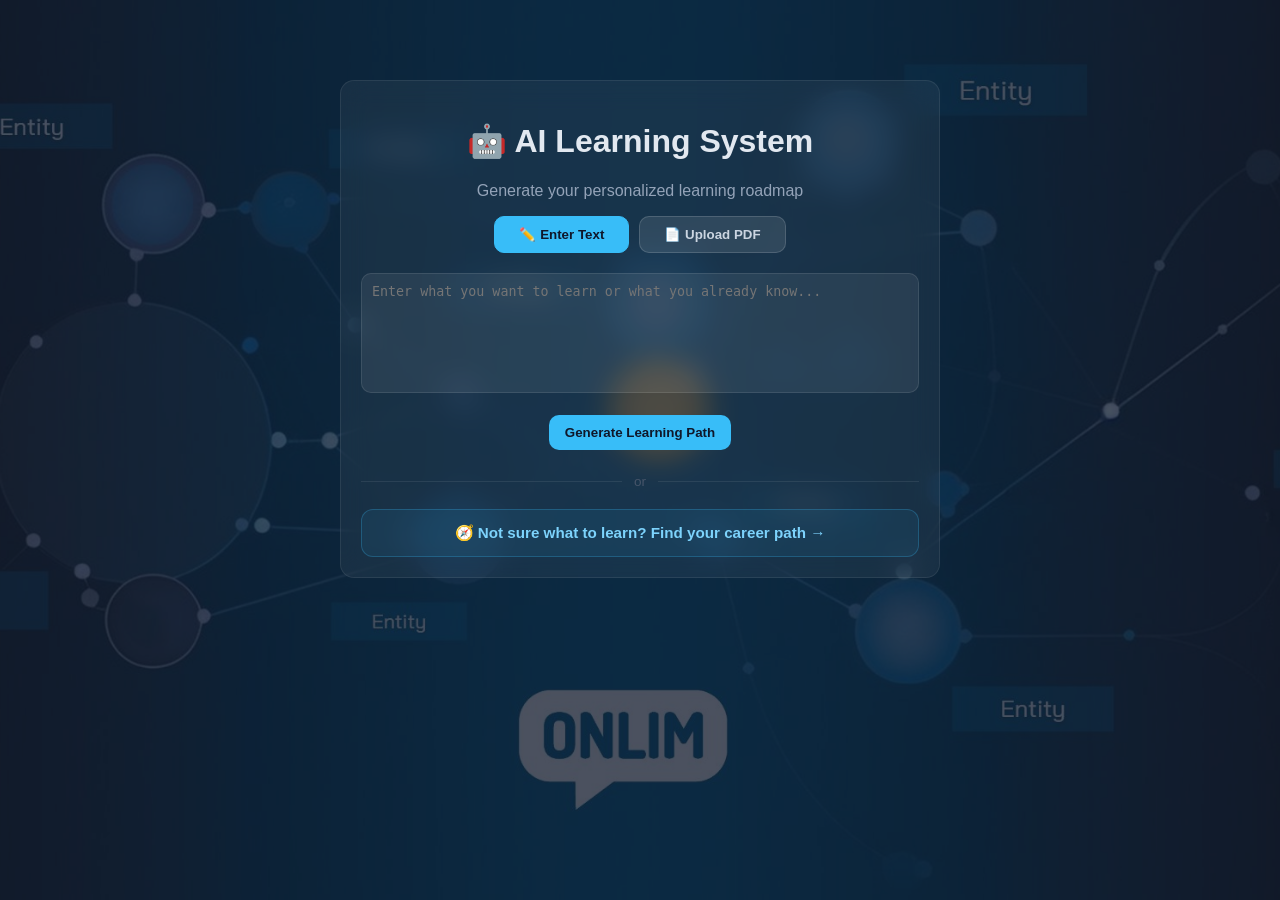
<file: templates/index.html>
<!DOCTYPE html>
<html>
<head>
    <title>AI Learning System</title>
    <link rel="stylesheet" href="/static/style.css">
    <style>
        * { box-sizing: border-box; }

        .tabs {
            display: flex;
            gap: 10px;
            margin-bottom: 20px;
            justify-content: center;
        }

        .tab-btn {
            background: rgba(255,255,255,0.1);
            color: #cbd5e1;
            border: 1px solid rgba(255,255,255,0.15);
            padding: 10px 24px;
            border-radius: 10px;
            font-weight: 600;
            cursor: pointer;
            transition: 0.2s;
        }

        .tab-btn.active {
            background: #38bdf8;
            color: #0f172a;
            border-color: #38bdf8;
        }

        .tab-panel { display: none; }
        .tab-panel.active { display: block; }

        .upload-zone {
            border: 2px dashed rgba(56, 189, 248, 0.4);
            border-radius: 12px;
            padding: 40px 20px;
            text-align: center;
            cursor: pointer;
            transition: 0.2s;
            color: #94a3b8;
            position: relative;
        }

        .upload-zone:hover,
        .upload-zone.dragover {
            border-color: #38bdf8;
            background: rgba(56, 189, 248, 0.06);
            color: #e2e8f0;
        }

        .upload-zone input[type="file"] {
            position: absolute;
            inset: 0;
            opacity: 0;
            cursor: pointer;
            width: 100%;
            height: 100%;
        }

        .upload-icon { font-size: 2.5rem; margin-bottom: 10px; }
        .file-name { margin-top: 12px; color: #38bdf8; font-weight: 600; font-size: 0.9rem; }

        .divider {
            display: flex;
            align-items: center;
            gap: 12px;
            margin: 24px 0 20px;
            color: #475569;
            font-size: 0.85rem;
        }
        .divider::before, .divider::after {
            content: '';
            flex: 1;
            height: 1px;
            background: rgba(255,255,255,0.08);
        }

        .career-btn {
            width: 100%;
            padding: 14px;
            background: rgba(56,189,248,0.08);
            border: 1.5px solid rgba(56,189,248,0.25);
            border-radius: 12px;
            color: #7dd3fc;
            font-size: 0.95rem;
            font-weight: 600;
            cursor: pointer;
            transition: 0.2s;
            text-align: center;
        }
        .career-btn:hover {
            background: rgba(56,189,248,0.15);
            border-color: #38bdf8;
            color: #e0f2fe;
        }
    </style>
</head>
<body>

<div class="overlay"></div>

<div class="card" style="max-width:600px; margin:80px auto; text-align:center;">

    <h1>🤖 AI Learning System</h1>
    <p style="color:#94a3b8;">Generate your personalized learning roadmap</p>

    <div class="tabs">
        <button class="tab-btn active" onclick="switchTab('text', this)">✏️ Enter Text</button>
        <button class="tab-btn" onclick="switchTab('pdf', this)">📄 Upload PDF</button>
    </div>

    <!-- TEXT TAB -->
    <div id="tab-text" class="tab-panel active">
        <textarea id="inputText" placeholder="Enter what you want to learn or what you already know..."></textarea>
        <br><br>
        <button id="generateBtn" onclick="generate()">Generate Learning Path</button>
    </div>

    <!-- PDF TAB -->
    <div id="tab-pdf" class="tab-panel">
        <div class="upload-zone" id="uploadZone">
            <input type="file" id="pdfInput" accept=".pdf" onchange="onFileSelected(this)">
            <div class="upload-icon">📁</div>
            <div>Drag & drop your syllabus PDF here</div>
            <div style="font-size:0.8rem; margin-top:6px;">or click to browse</div>
            <div class="file-name" id="fileName"></div>
        </div>
        <br>
        <button id="uploadBtn" onclick="uploadPDF()" style="width:100%;">Generate from PDF</button>
    </div>

    <div id="status" style="margin-top:15px;"></div>

    <!-- Career Finder CTA -->
    <div class="divider">or</div>
    <button class="career-btn" onclick="window.location.href='/career'">
        🧭 Not sure what to learn? Find your career path →
    </button>

</div>

<script src="/static/script.js"></script>
<script>
    function switchTab(tab, btn) {
        document.querySelectorAll('.tab-btn').forEach(b => b.classList.remove('active'));
        document.querySelectorAll('.tab-panel').forEach(p => p.classList.remove('active'));
        document.getElementById('tab-' + tab).classList.add('active');
        btn.classList.add('active');
        document.getElementById('status').innerText = '';
    }

    function onFileSelected(input) {
        const file = input.files[0];
        if (file) document.getElementById('fileName').innerText = '📄 ' + file.name;
    }

    const zone = document.getElementById('uploadZone');
    zone.addEventListener('dragover', (e) => { e.preventDefault(); zone.classList.add('dragover'); });
    zone.addEventListener('dragleave', () => zone.classList.remove('dragover'));
    zone.addEventListener('drop', (e) => {
        e.preventDefault();
        zone.classList.remove('dragover');
        const file = e.dataTransfer.files[0];
        if (file && file.name.endsWith('.pdf')) {
            document.getElementById('pdfInput').files = e.dataTransfer.files;
            document.getElementById('fileName').innerText = '📄 ' + file.name;
        }
    });

    async function uploadPDF() {
        const input = document.getElementById('pdfInput');
        const status = document.getElementById('status');

        if (!input.files || !input.files[0]) {
            status.innerText = "⚠️ Please select a PDF file first.";
            status.style.color = "#f59e0b";
            return;
        }

        const btn = document.getElementById('uploadBtn');
        btn.disabled = true;
        status.innerText = "⏳ Extracting syllabus and generating path...";
        status.style.color = "#60a5fa";

        const formData = new FormData();
        formData.append('file', input.files[0]);

        try {
            const res = await fetch('/upload-pdf', { method: 'POST', body: formData });
            const data = await res.json();

            if (data.error) {
                status.innerText = "❌ " + data.error;
                status.style.color = "#ef4444";
                btn.disabled = false;
                return;
            }

            localStorage.setItem("data", JSON.stringify(data));
            status.innerText = "✅ Done! Redirecting to dashboard...";
            status.style.color = "#22c55e";
            setTimeout(() => { window.location.href = "/dashboard"; }, 700);

        } catch (err) {
            status.innerText = "❌ Error processing PDF.";
            status.style.color = "#ef4444";
            btn.disabled = false;
        }
    }
</script>
</body>
</html>
</file>
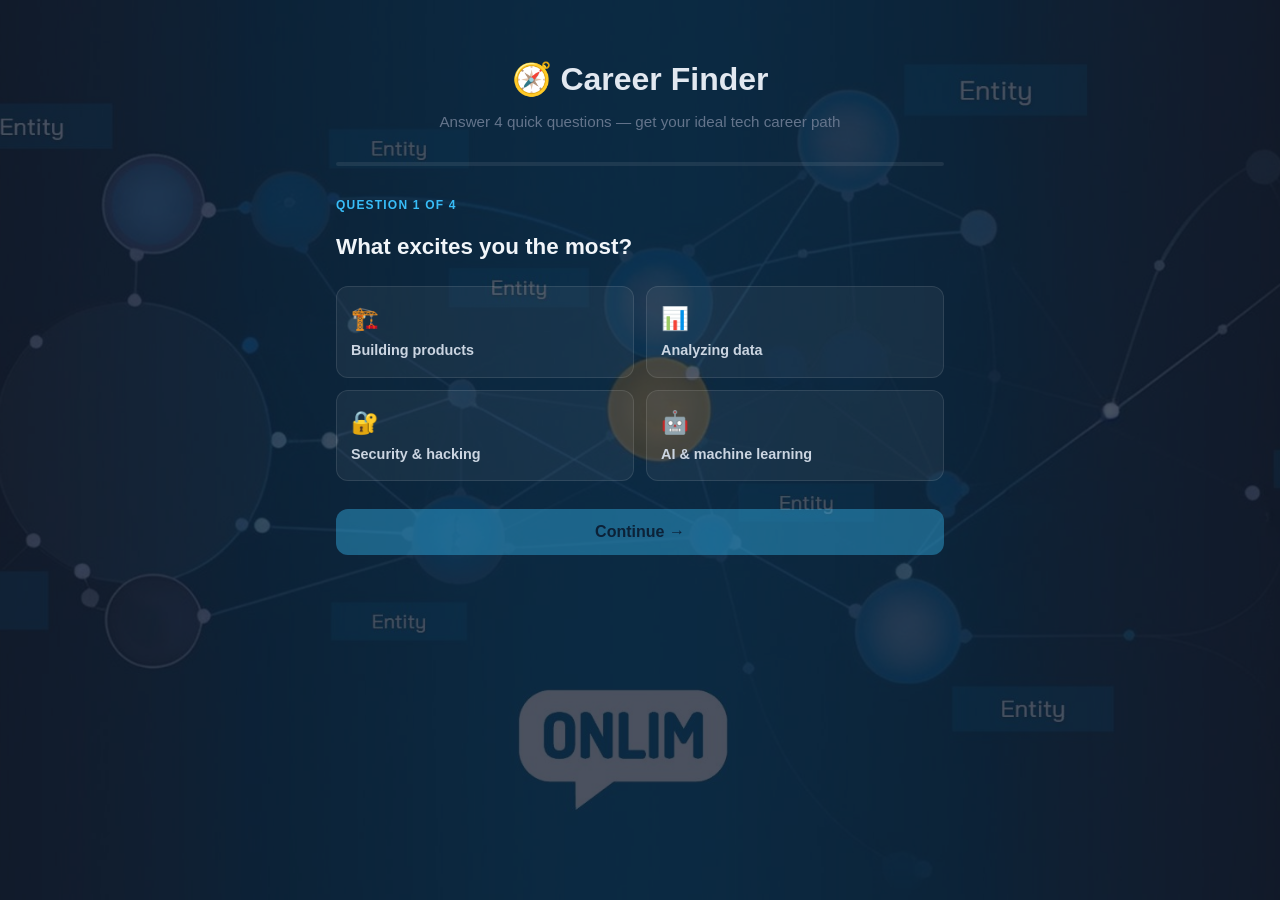
<file: templates/career.html>
<!DOCTYPE html>
<html>
<head>
    <title>Career Recommender</title>
    <link rel="stylesheet" href="/static/style.css">
    <style>
        * { box-sizing: border-box; }

        .quiz-wrap {
            max-width: 640px;
            margin: 60px auto;
            padding: 0 16px;
        }

        h1 { color: #e2e8f0; text-align: center; margin-bottom: 4px; }
        .subtitle { color: #64748b; text-align: center; margin-bottom: 32px; font-size: 0.95rem; }

        .progress-bar {
            height: 4px;
            background: rgba(255,255,255,0.08);
            border-radius: 99px;
            margin-bottom: 32px;
            overflow: hidden;
        }
        .progress-fill {
            height: 100%;
            background: #38bdf8;
            border-radius: 99px;
            transition: width 0.4s ease;
        }

        .step { display: none; }
        .step.active { display: block; animation: fadeUp 0.3s ease; }

        @keyframes fadeUp {
            from { opacity: 0; transform: translateY(12px); }
            to   { opacity: 1; transform: translateY(0); }
        }

        .step-label {
            font-size: 0.75rem;
            text-transform: uppercase;
            letter-spacing: 0.1em;
            color: #38bdf8;
            margin-bottom: 8px;
            font-weight: 600;
        }

        .step h2 {
            font-size: 1.4rem;
            color: #f1f5f9;
            margin-bottom: 24px;
            line-height: 1.4;
        }

        .options {
            display: grid;
            grid-template-columns: 1fr 1fr;
            gap: 12px;
            margin-bottom: 28px;
        }

        .option-btn {
            background: rgba(255,255,255,0.05);
            border: 1.5px solid rgba(255,255,255,0.1);
            border-radius: 12px;
            padding: 16px 14px;
            color: #cbd5e1;
            font-size: 0.9rem;
            cursor: pointer;
            text-align: left;
            transition: all 0.2s;
            line-height: 1.4;
        }

        .option-btn:hover {
            border-color: #38bdf8;
            background: rgba(56,189,248,0.08);
            color: #f1f5f9;
        }

        .option-btn.selected {
            border-color: #38bdf8;
            background: rgba(56,189,248,0.15);
            color: #ffffff;
        }

        .option-btn .emoji { font-size: 1.4rem; display: block; margin-bottom: 6px; }

        .next-btn {
            width: 100%;
            padding: 14px;
            font-size: 1rem;
            border-radius: 12px;
            background: #38bdf8;
            color: #0f172a;
            font-weight: 700;
            border: none;
            cursor: pointer;
            transition: 0.2s;
        }
        .next-btn:hover { background: #0ea5e9; }
        .next-btn:disabled { opacity: 0.4; cursor: not-allowed; }

        #loading {
            display: none;
            text-align: center;
            padding: 60px 0;
            color: #94a3b8;
        }
        .spinner {
            width: 44px; height: 44px;
            border: 3px solid rgba(56,189,248,0.2);
            border-top-color: #38bdf8;
            border-radius: 50%;
            animation: spin 0.8s linear infinite;
            margin: 0 auto 16px;
        }
        @keyframes spin { to { transform: rotate(360deg); } }

        #result { display: none; }

        .career-card {
            background: rgba(255,255,255,0.05);
            border: 1px solid rgba(56,189,248,0.25);
            border-radius: 18px;
            padding: 28px;
            margin-bottom: 20px;
        }

        .career-badge {
            display: inline-block;
            background: rgba(56,189,248,0.15);
            border: 1px solid rgba(56,189,248,0.3);
            color: #38bdf8;
            font-size: 0.75rem;
            font-weight: 700;
            letter-spacing: 0.08em;
            text-transform: uppercase;
            padding: 4px 12px;
            border-radius: 99px;
            margin-bottom: 12px;
        }

        .career-title {
            font-size: 2rem;
            font-weight: 800;
            color: #f1f5f9;
            margin-bottom: 12px;
            line-height: 1.2;
        }

        .why-fits {
            color: #94a3b8;
            font-size: 0.95rem;
            line-height: 1.7;
            margin-bottom: 24px;
        }

        .meta-row {
            display: flex;
            gap: 12px;
            flex-wrap: wrap;
            margin-bottom: 24px;
        }

        .meta-chip {
            background: rgba(255,255,255,0.06);
            border: 1px solid rgba(255,255,255,0.1);
            border-radius: 8px;
            padding: 8px 14px;
            font-size: 0.82rem;
            color: #cbd5e1;
        }
        .meta-chip span { color: #94a3b8; display: block; font-size: 0.72rem; margin-bottom: 2px; }

        .section-title {
            font-size: 0.75rem;
            text-transform: uppercase;
            letter-spacing: 0.1em;
            color: #64748b;
            margin-bottom: 10px;
            font-weight: 600;
        }

        .skills-list {
            display: flex;
            flex-wrap: wrap;
            gap: 8px;
            margin-bottom: 24px;
        }

        .skill-tag {
            background: rgba(56,189,248,0.1);
            border: 1px solid rgba(56,189,248,0.2);
            color: #7dd3fc;
            font-size: 0.82rem;
            padding: 5px 12px;
            border-radius: 99px;
        }

        .roles-list {
            display: flex;
            gap: 8px;
            flex-wrap: wrap;
            margin-bottom: 28px;
        }

        .role-tag {
            background: rgba(255,255,255,0.06);
            border: 1px solid rgba(255,255,255,0.1);
            color: #e2e8f0;
            font-size: 0.82rem;
            padding: 5px 14px;
            border-radius: 8px;
        }

        .start-btn {
            width: 100%;
            padding: 16px;
            font-size: 1.05rem;
            border-radius: 12px;
            background: #38bdf8;
            color: #0f172a;
            font-weight: 800;
            border: none;
            cursor: pointer;
            transition: 0.2s;
            margin-bottom: 14px;
        }
        .start-btn:hover { background: #0ea5e9; }

        .also-title {
            color: #64748b;
            font-size: 0.85rem;
            text-align: center;
            margin-bottom: 12px;
        }

        .also-grid {
            display: grid;
            grid-template-columns: 1fr 1fr;
            gap: 10px;
            margin-bottom: 20px;
        }

        .also-card {
            background: rgba(255,255,255,0.04);
            border: 1px solid rgba(255,255,255,0.08);
            border-radius: 12px;
            padding: 14px;
            cursor: pointer;
            transition: 0.2s;
        }
        .also-card:hover {
            border-color: rgba(56,189,248,0.3);
            background: rgba(56,189,248,0.06);
        }
        .also-card .ac-title { color: #e2e8f0; font-size: 0.9rem; font-weight: 600; margin-bottom: 4px; }
        .also-card .ac-domain { color: #64748b; font-size: 0.78rem; }

        .retake-btn {
            width: 100%;
            padding: 12px;
            background: transparent;
            border: 1px solid rgba(255,255,255,0.12);
            border-radius: 12px;
            color: #64748b;
            font-size: 0.9rem;
            cursor: pointer;
            transition: 0.2s;
        }
        .retake-btn:hover { border-color: rgba(255,255,255,0.25); color: #94a3b8; }
    </style>
</head>
<body>
<div class="overlay"></div>

<div class="quiz-wrap">
    <h1>🧭 Career Finder</h1>
    <p class="subtitle">Answer 4 quick questions — get your ideal tech career path</p>

    <div class="progress-bar">
        <div class="progress-fill" id="progressFill" style="width: 0%"></div>
    </div>

    <!-- STEP 1 -->
    <div class="step active" id="step-1">
        <div class="step-label">Question 1 of 4</div>
        <h2>What excites you the most?</h2>
        <div class="options">
            <button class="option-btn" onclick="selectOption(this, 'interest', 'Building and shipping products that people use')">
                <span class="emoji">🏗️</span>Building products
            </button>
            <button class="option-btn" onclick="selectOption(this, 'interest', 'Analyzing data and finding hidden patterns')">
                <span class="emoji">📊</span>Analyzing data
            </button>
            <button class="option-btn" onclick="selectOption(this, 'interest', 'Protecting systems and solving security challenges')">
                <span class="emoji">🔐</span>Security & hacking
            </button>
            <button class="option-btn" onclick="selectOption(this, 'interest', 'Teaching machines to learn and making AI systems')">
                <span class="emoji">🤖</span>AI & machine learning
            </button>
        </div>
        <button class="next-btn" id="next-1" onclick="nextStep(2)" disabled>Continue →</button>
    </div>

    <!-- STEP 2 -->
    <div class="step" id="step-2">
        <div class="step-label">Question 2 of 4</div>
        <h2>How do you prefer to work?</h2>
        <div class="options">
            <button class="option-btn" onclick="selectOption(this, 'work_style', 'Creative and visual, I like designing experiences')">
                <span class="emoji">🎨</span>Creative & visual
            </button>
            <button class="option-btn" onclick="selectOption(this, 'work_style', 'Logical and systematic, I like solving hard problems')">
                <span class="emoji">🧩</span>Logical & systematic
            </button>
            <button class="option-btn" onclick="selectOption(this, 'work_style', 'Research-driven, I like exploring and experimenting')">
                <span class="emoji">🔬</span>Research & explore
            </button>
            <button class="option-btn" onclick="selectOption(this, 'work_style', 'Hands-on, I like building and deploying real systems')">
                <span class="emoji">⚙️</span>Hands-on & build
            </button>
        </div>
        <button class="next-btn" id="next-2" onclick="nextStep(3)" disabled>Continue →</button>
    </div>

    <!-- STEP 3 -->
    <div class="step" id="step-3">
        <div class="step-label">Question 3 of 4</div>
        <h2>Which area interests you most?</h2>
        <div class="options">
            <button class="option-btn" onclick="selectOption(this, 'field', 'Web and mobile applications')">
                <span class="emoji">🌐</span>Web & Mobile
            </button>
            <button class="option-btn" onclick="selectOption(this, 'field', 'Data science and business intelligence')">
                <span class="emoji">📈</span>Data & Analytics
            </button>
            <button class="option-btn" onclick="selectOption(this, 'field', 'Cloud infrastructure and DevOps')">
                <span class="emoji">☁️</span>Cloud & DevOps
            </button>
            <button class="option-btn" onclick="selectOption(this, 'field', 'Games and interactive media')">
                <span class="emoji">🎮</span>Games & Media
            </button>
        </div>
        <button class="next-btn" id="next-3" onclick="nextStep(4)" disabled>Continue →</button>
    </div>

    <!-- STEP 4 -->
    <div class="step" id="step-4">
        <div class="step-label">Question 4 of 4</div>
        <h2>What's your current experience level?</h2>
        <div class="options">
            <button class="option-btn" onclick="selectOption(this, 'level', 'Complete beginner, just starting out')">
                <span class="emoji">🌱</span>Complete beginner
            </button>
            <button class="option-btn" onclick="selectOption(this, 'level', 'Some experience with basic programming')">
                <span class="emoji">📚</span>Some experience
            </button>
            <button class="option-btn" onclick="selectOption(this, 'level', 'Intermediate, comfortable with coding')">
                <span class="emoji">💪</span>Intermediate
            </button>
            <button class="option-btn" onclick="selectOption(this, 'level', 'Advanced, looking to specialize')">
                <span class="emoji">🚀</span>Advanced
            </button>
        </div>
        <button class="next-btn" id="next-4" onclick="submitQuiz()" disabled>Find My Career 🎯</button>
    </div>

    <!-- LOADING -->
    <div id="loading">
        <div class="spinner"></div>
        <p>Analyzing your answers...</p>
    </div>

    <!-- RESULT -->
    <div id="result"></div>
</div>

<script>
    const answers = {};

    function selectOption(btn, key, value) {
        btn.closest('.options').querySelectorAll('.option-btn').forEach(b => b.classList.remove('selected'));
        btn.classList.add('selected');
        answers[key] = value;
        const stepNum = btn.closest('.step').id.split('-')[1];
        document.getElementById('next-' + stepNum).disabled = false;
    }

    function nextStep(n) {
        document.querySelector('.step.active').classList.remove('active');
        document.getElementById('step-' + n).classList.add('active');
        document.getElementById('progressFill').style.width = ((n - 1) / 4 * 100) + '%';
    }

    async function submitQuiz() {
        document.getElementById('step-4').style.display = 'none';
        document.getElementById('loading').style.display = 'block';
        document.getElementById('progressFill').style.width = '100%';

        try {
            const res = await fetch('/api/career-recommend', {
                method: 'POST',
                headers: { 'Content-Type': 'application/json' },
                body: JSON.stringify(answers)
            });
            const data = await res.json();
            document.getElementById('loading').style.display = 'none';
            renderResult(data);
        } catch (err) {
            document.getElementById('loading').innerHTML = '<p style="color:#ef4444">Something went wrong. Please try again.</p>';
        }
    }

    function renderResult(data) {
        const el = document.getElementById('result');
        el.style.display = 'block';

        const skillsHTML = (data.top_skills || []).map(s => `<span class="skill-tag">${s}</span>`).join('');
        const rolesHTML = (data.job_roles || []).map(r => `<span class="role-tag">${r}</span>`).join('');
        const alsoHTML = (data.also_consider || []).map(a => `
            <div class="also-card" onclick="startLearning('${a.domain}')">
                <div class="ac-title">${a.career_title}</div>
                <div class="ac-domain">${a.domain}</div>
            </div>
        `).join('');

        el.innerHTML = `
            <div class="career-card">
                <div class="career-badge">Your Best Match</div>
                <div class="career-title">${data.career_title}</div>
                <p class="why-fits">${data.why_it_fits}</p>
                <div class="meta-row">
                    <div class="meta-chip"><span>Domain</span>${data.domain}</div>
                    <div class="meta-chip"><span>Salary</span>${data.salary_range}</div>
                    <div class="meta-chip"><span>Difficulty</span>${data.difficulty}</div>
                </div>
                <div class="section-title">Top Skills to Learn</div>
                <div class="skills-list">${skillsHTML}</div>
                <div class="section-title">Job Roles</div>
                <div class="roles-list">${rolesHTML}</div>
                <button class="start-btn" onclick="startLearning('${data.domain}')">
                    🚀 Start Learning ${data.career_title}
                </button>
            </div>
            <p class="also-title">Also worth considering</p>
            <div class="also-grid">${alsoHTML}</div>
            <button class="retake-btn" onclick="location.reload()">↩ Retake Quiz</button>
        `;
    }

    async function startLearning(domain) {
        const btns = document.querySelectorAll('.start-btn');
        btns.forEach(b => { b.disabled = true; b.textContent = '⏳ Generating path...'; });

        let level = "advanced";
        if (answers.level) {
            const lvl = answers.level.toLowerCase();
            if (lvl.includes("beginner")) {
                level = "beginner";
            } else if (lvl.includes("some experience") || lvl.includes("intermediate")) {
                level = "intermediate";
            } else if (lvl.includes("advanced")) {
                level = "advanced";
            }
        }

        try {
            const res = await fetch('/api/career-start', {
                method: 'POST',
                headers: { 'Content-Type': 'application/json' },
                body: JSON.stringify({ domain, level })
            });
            const data = await res.json();
            localStorage.setItem('data', JSON.stringify(data));
            window.location.href = '/dashboard';
        } catch (err) {
            alert('Error generating learning path. Please try again.');
            btns.forEach(b => { b.disabled = false; b.textContent = '🚀 Start Learning'; });
        }
    }
</script>
</body>
</html>
</file>
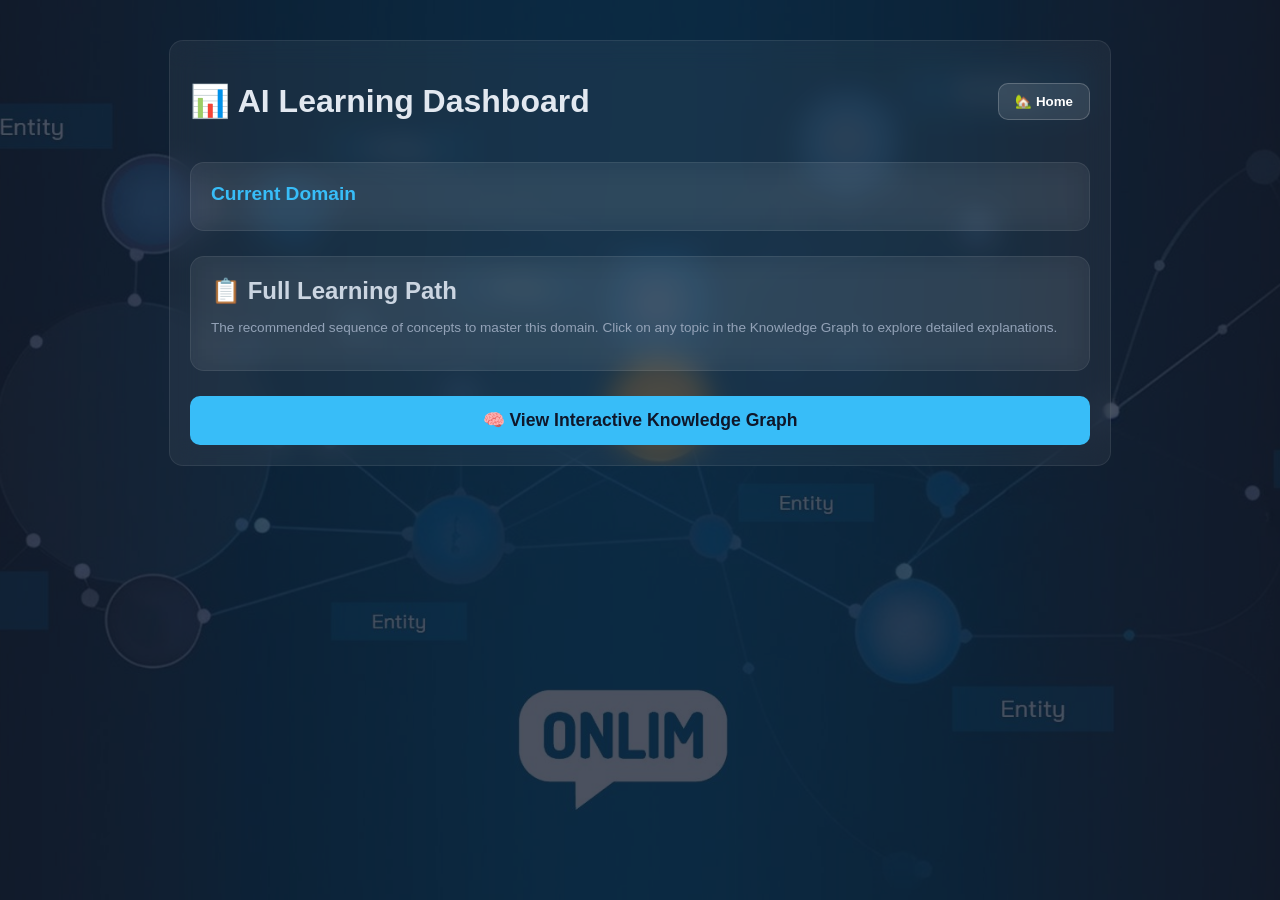
<file: templates/dashboard.html>
<!DOCTYPE html>
<html>
<head>
    <title>AI Dashboard</title>
    <link rel="stylesheet" href="/static/style.css">
</head>
<body>

<div class="overlay"></div>

<div class="card" style="max-width:900px; margin:40px auto;">

    <div style="display: flex; justify-content: space-between; align-items: center; margin-bottom: 20px;">
        <h1>📊 AI Learning Dashboard</h1>
        <button onclick="window.location.href='/'" style="background: rgba(255,255,255,0.1); color: #fff; border: 1px solid rgba(255,255,255,0.2);">🏡 Home</button>
    </div>

    <div class="card domain-card" style="display: flex; justify-content: space-between; align-items: center; margin-bottom: 25px;">
        <div>
            <h2 style="margin-top:0; font-size:1.2rem; color:#38bdf8; margin-bottom: 5px;">Current Domain</h2>
            <p id="domain" style="font-size:1.4rem; font-weight:bold; margin:0;"></p>
        </div>
        <div id="levelBadgeContainer"></div>
    </div>

    <!-- Learning Path Checklist -->
    <div class="card">
        <h2 style="margin-top:0; color:#cbd5e1;">📋 Full Learning Path</h2>
        <p style="color:#94a3b8; font-size:0.85rem; margin-top:-5px; margin-bottom:15px;">The recommended sequence of concepts to master this domain. Click on any topic in the Knowledge Graph to explore detailed explanations.</p>
        <ul id="learning_path" class="interactive-list checklist"></ul>
    </div>

    <div style="display: flex; gap: 15px; margin-top: 25px;">
        <a href="/graph" style="flex: 1;">
            <button style="width: 100%; padding: 14px; font-size: 1.1rem;">🧠 View Interactive Knowledge Graph</button>
        </a>
    </div>

</div>

<script src="/static/script.js"></script>
</body>
</html>
</file>
<file: static/style.css>
body {
    margin: 0;
    font-family: "Segoe UI", Arial, sans-serif;
    color: #ffffff;

    background-image: url("/static/Background.jpg");
    background-size: cover;
    background-position: center;
    background-attachment: fixed;
}

/* dark overlay */
.overlay {
    position: fixed;
    inset: 0;
    background: rgba(15, 23, 42, 0.75);
    z-index: -1;
}

/* glass card */
.card {
    background: rgba(255, 255, 255, 0.05);
    backdrop-filter: blur(14px);
    border: 1px solid rgba(255, 255, 255, 0.08);
    border-radius: 14px;
    padding: 20px;
    margin: 15px 0;
}

/* headings */
h1, h2, h3, h4 {
    color: #e2e8f0;
}

/* buttons */
button {
    background: #38bdf8;
    border: none;
    padding: 10px 16px;
    border-radius: 10px;
    color: #0f172a;
    font-weight: bold;
    cursor: pointer;
    transition: 0.2s;
}

button:hover {
    background: #0ea5e9;
}

/* textarea */
textarea {
    width: 100%;
    height: 120px;
    border-radius: 10px;
    padding: 10px;
    border: none;
    outline: none;
    resize: none;
    background: rgba(255, 255, 255, 0.07);
    color: #fff;
    border: 1px solid rgba(255,255,255,0.1);
}

/* lists */
ul {
    padding-left: 20px;
}

/* ================= INTERACTIVE LISTS ================= */
.interactive-list {
    list-style: none;
    padding: 0;
    margin: 0;
}

.list-item {
    display: flex;
    justify-content: space-between;
    align-items: center;
    padding: 12px 16px;
    margin-bottom: 8px;
    border-radius: 10px;
    background: rgba(255, 255, 255, 0.03);
    border: 1px solid rgba(255, 255, 255, 0.05);
    transition: all 0.2s ease;
}

.list-item:hover {
    background: rgba(255, 255, 255, 0.06);
    border-color: rgba(255, 255, 255, 0.1);
}

.list-item.completed {
    border-left: 4px solid #10b981;
}

.list-item.ready {
    border-left: 4px solid #38bdf8;
}

.list-item.locked {
    border-left: 4px solid #475569;
    opacity: 0.6;
}

.item-label {
    display: flex;
    align-items: center;
    gap: 12px;
    cursor: pointer;
    flex: 1;
    font-weight: 500;
}

.item-label.locked-label {
    cursor: not-allowed;
}

.item-label input[type="checkbox"] {
    width: 18px;
    height: 18px;
    accent-color: #10b981;
    cursor: pointer;
}

.item-label.locked-label input[type="checkbox"] {
    cursor: not-allowed;
}

.topic-name {
    color: #e2e8f0;
}

.index {
    color: #64748b;
    font-size: 0.9rem;
    font-weight: bold;
    min-width: 20px;
}

.empty-state {
    color: #64748b;
    font-style: italic;
    text-align: center;
    padding: 15px 0;
}

/* ================= BADGES ================= */
.badge {
    padding: 4px 8px;
    border-radius: 6px;
    font-size: 0.75rem;
    font-weight: bold;
    text-transform: uppercase;
    letter-spacing: 0.5px;
    display: inline-block;
}

.badge-completed {
    background: rgba(16, 185, 129, 0.15);
    color: #34d399;
    border: 1px solid rgba(16, 185, 129, 0.3);
}

.badge-ready {
    background: rgba(56, 189, 248, 0.15);
    color: #7dd3fc;
    border: 1px solid rgba(56, 189, 248, 0.3);
}

.badge-locked {
    background: rgba(71, 85, 105, 0.2);
    color: #94a3b8;
    border: 1px solid rgba(71, 85, 105, 0.3);
}

/* ================= GRAPH SIDEBAR PANEL ================= */
.detail-sidebar {
    position: fixed;
    top: 0;
    right: -420px;
    width: 380px;
    height: 100%;
    background: rgba(15, 23, 42, 0.85);
    backdrop-filter: blur(20px);
    border-left: 1px solid rgba(255, 255, 255, 0.1);
    box-shadow: -10px 0 30px rgba(0, 0, 0, 0.5);
    z-index: 1000;
    display: flex;
    flex-direction: column;
    transition: right 0.4s cubic-bezier(0.16, 1, 0.3, 1);
    padding: 20px;
    box-sizing: border-box;
}

.detail-sidebar.active {
    right: 0;
}

.sidebar-header {
    display: flex;
    justify-content: space-between;
    align-items: center;
    border-bottom: 1px solid rgba(255, 255, 255, 0.1);
    padding-bottom: 15px;
}

.close-btn {
    background: none;
    border: none;
    color: #94a3b8;
    font-size: 2rem;
    line-height: 1;
    cursor: pointer;
    padding: 0;
    margin: 0;
}

.close-btn:hover {
    color: #fff;
    background: none;
}

.sidebar-content {
    flex: 1;
    overflow-y: auto;
    padding: 15px 0;
}

.explanation-section {
    background: rgba(255, 255, 255, 0.03);
    border: 1px solid rgba(255, 255, 255, 0.05);
    border-radius: 10px;
    padding: 15px;
    margin-top: 15px;
}

.explanation-text {
    color: #cbd5e1;
    font-size: 0.95rem;
    line-height: 1.6;
}

.sidebar-footer {
    border-top: 1px solid rgba(255, 255, 255, 0.1);
    padding-top: 20px;
    margin-top: 10px;
}

.action-btn {
    width: 100%;
    padding: 12px;
    font-size: 1rem;
    border-radius: 8px;
    border: none;
    font-weight: bold;
    cursor: pointer;
    transition: background 0.2s;
}

.action-btn.complete {
    background: #10b981;
    color: #fff;
}

.action-btn.complete:hover {
    background: #059669;
}

.action-btn.revert {
    background: rgba(239, 68, 68, 0.2);
    color: #f87171;
    border: 1px solid rgba(239, 68, 68, 0.4);
}

.action-btn.revert:hover {
    background: rgba(239, 68, 68, 0.3);
}

.action-btn.locked {
    background: #334155;
    color: #64748b;
    cursor: not-allowed;
}

/* ================= LOADING SPINNER ================= */
.spinner {
    border: 3px solid rgba(255, 255, 255, 0.1);
    width: 32px;
    height: 32px;
    border-radius: 50%;
    border-left-color: #38bdf8;
    animation: spin 1s linear infinite;
}

@keyframes spin {
    0% { transform: rotate(0deg); }
    100% { transform: rotate(360deg); }
}
</file>
